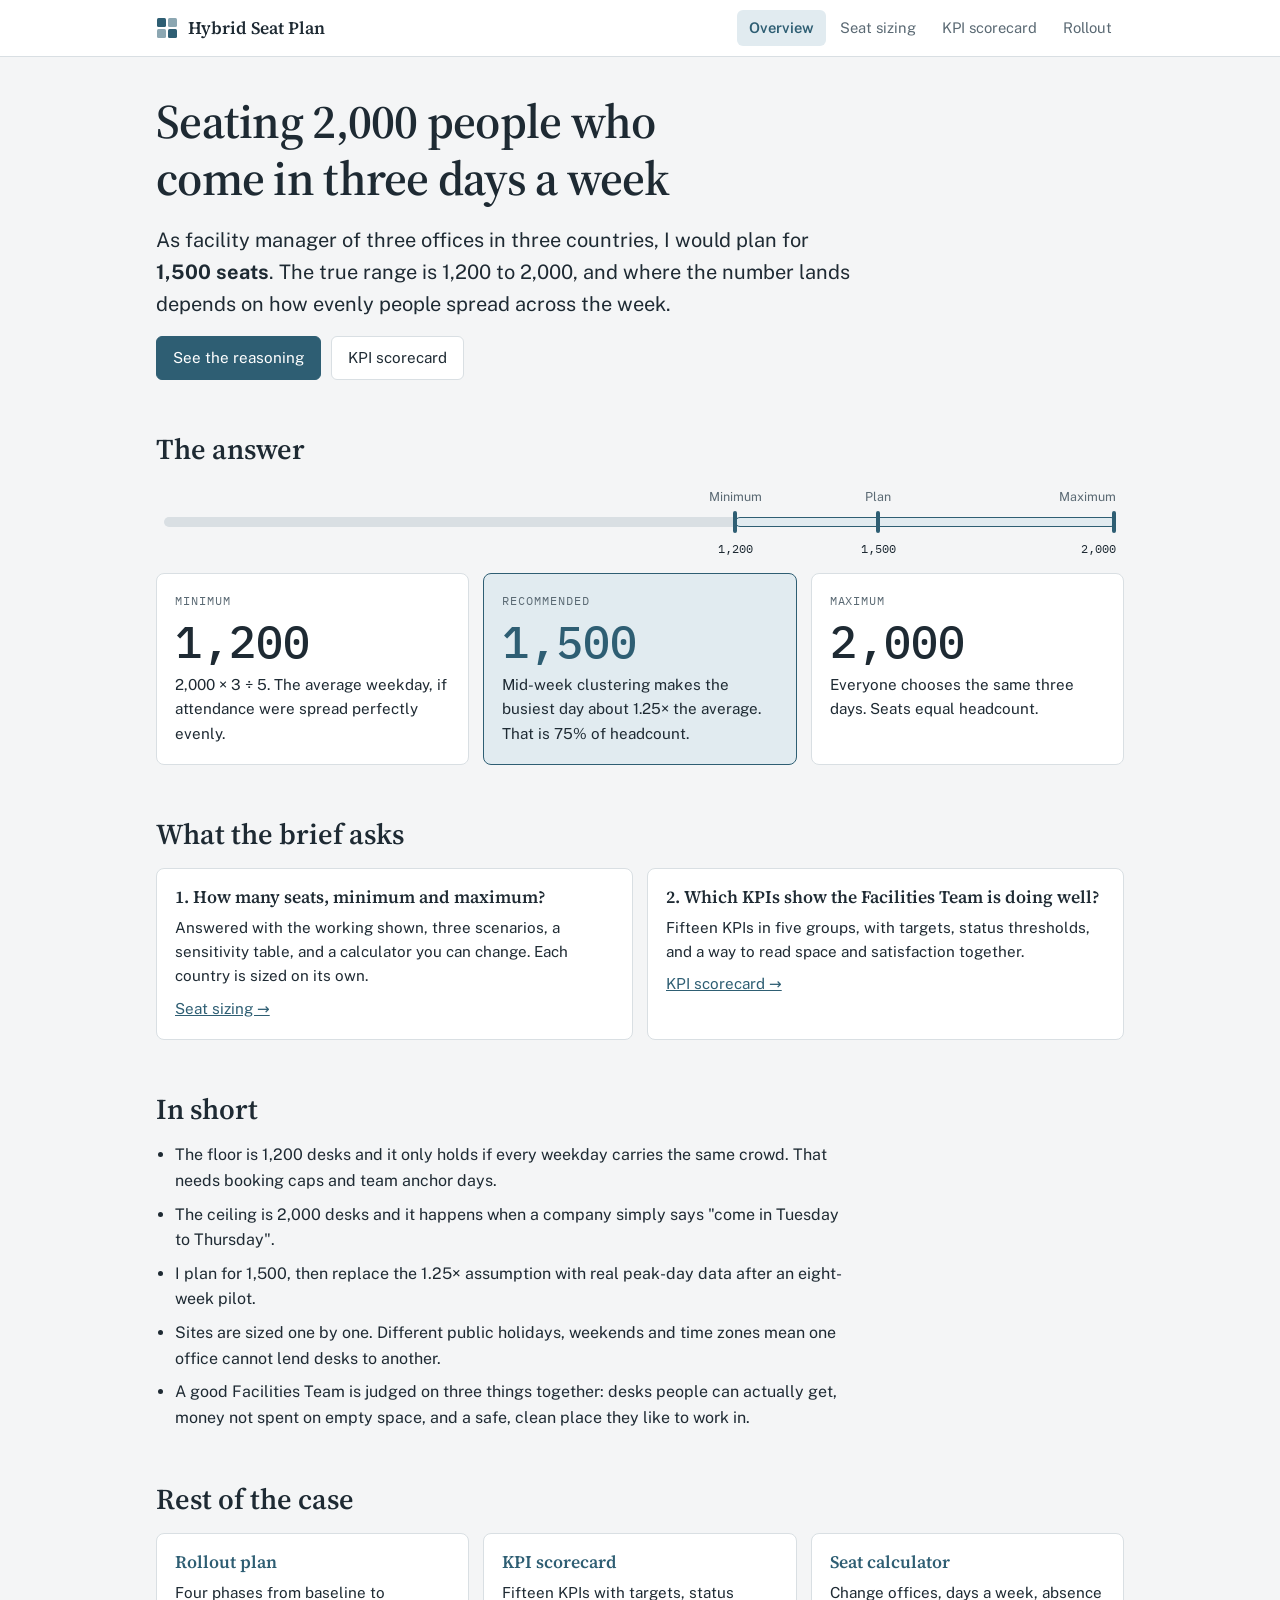
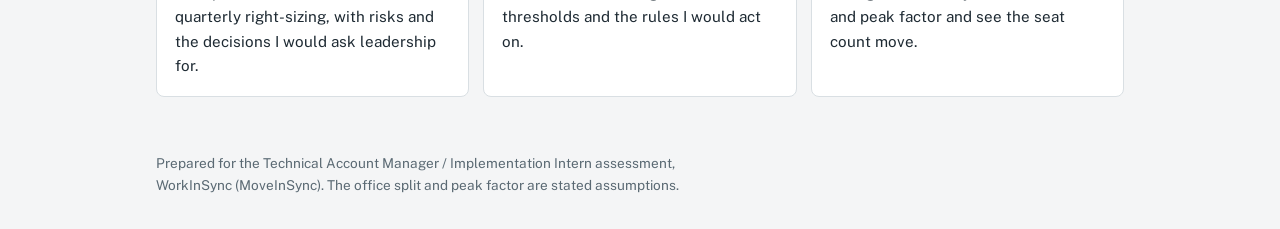
<file: index.html>
<!doctype html><html><head><meta charset=utf8><meta name=viewport content="width=device-width,initial-scale=1,viewport-fit=cover"><style>:root{color-scheme:light;box-sizing:border-box;padding-top:env(safe-area-inset-top,0px);padding-bottom:env(safe-area-inset-bottom,0px)}html{scroll-padding-top:env(safe-area-inset-top,0px)}body{margin:0;padding:0;font:14px -apple-system,BlinkMacSystemFont,sans-serif;background:#fff;color:#000}img{max-width:100%}[hidden]:not([hidden=until-found i]){display:none!important}</style></head><body>
<title>Hybrid Seat Plan</title><link rel="preconnect" href="https://fonts.googleapis.com"><link rel="preconnect" href="https://fonts.gstatic.com" crossorigin><link rel="stylesheet" href="https://fonts.googleapis.com/css2?family=IBM+Plex+Mono:wght@400;500&family=Public+Sans:wght@400;500;600&family=Source+Serif+4:opsz,wght@8..60,500;8..60,600&display=swap"><link rel="stylesheet" href="style.css"><div data-page="index"><header class="top"><div class="bar"><a class="brand" href="index.html"><svg viewBox="0 0 22 22" aria-hidden="true"><rect x="1" y="1" width="9" height="9" rx="1.5" fill="currentColor"/><rect x="12" y="1" width="9" height="9" rx="1.5" fill="currentColor" opacity=".55"/><rect x="1" y="12" width="9" height="9" rx="1.5" fill="currentColor" opacity=".55"/><rect x="12" y="12" width="9" height="9" rx="1.5" fill="currentColor"/></svg> Hybrid Seat Plan</a><nav aria-label="Pages"><a data-page="index" href="index.html">Overview</a><a data-page="sizing" href="sizing.html">Seat sizing</a><a data-page="kpis" href="kpis.html">KPI scorecard</a><a data-page="plan" href="plan.html">Rollout</a></nav></div></header><main class="wrap">
  <section>
    
    <h1>Seating 2,000 people who come in three days a week</h1>
    <p class="lede">As facility manager of three offices in three countries, I would plan for <strong>1,500 seats</strong>. The true range is 1,200 to 2,000, and where the number lands depends on how evenly people spread across the week.</p>
    <div class="actions">
      <a class="btn primary" href="sizing.html">See the reasoning</a>
      <a class="btn" href="kpis.html">KPI scorecard</a>
    </div>
  </section>

  <section>
    <h2>The answer</h2>
    <div class="range" role="img" aria-label="Scale from 0 to 2,000 seats with markers at 1,200, 1,500 and 2,000">
      <div class="track"></div>
      <div class="band" style="left:60%;right:0;top:34px;height:10px"></div>
      <span class="pin" style="left:60%"></span>
      <span class="pin" style="left:75%"></span>
      <span class="pin" style="left:100%;transform:translateX(-4px)"></span>
      <span class="cap" style="left:60%">Minimum</span>
      <span class="cap" style="left:75%">Plan</span>
      <span class="cap end" style="left:100%">Maximum</span>
      <span class="lbl" style="left:60%">1,200</span>
      <span class="lbl" style="left:75%">1,500</span>
      <span class="lbl end" style="left:100%">2,000</span>
    </div>
    <div class="grid3">
      <div class="card">
        <span class="eyebrow">Minimum</span>
        <span class="big">1,200</span>
        <p>2,000 × 3 ÷ 5. The average weekday, if attendance were spread perfectly evenly.</p>
      </div>
      <div class="card plan">
        <span class="eyebrow">Recommended</span>
        <span class="big">1,500</span>
        <p>Mid-week clustering makes the busiest day about 1.25× the average. That is 75% of headcount.</p>
      </div>
      <div class="card">
        <span class="eyebrow">Maximum</span>
        <span class="big">2,000</span>
        <p>Everyone chooses the same three days. Seats equal headcount.</p>
      </div>
    </div>
  </section>

  <section>
    <h2>What the brief asks</h2>
    <div class="grid2">
      <div class="card">
        <h3>1. How many seats, minimum and maximum?</h3>
        <p>Answered with the working shown, three scenarios, a sensitivity table, and a calculator you can change. Each country is sized on its own.</p>
        <p><a href="sizing.html">Seat sizing →</a></p>
      </div>
      <div class="card">
        <h3>2. Which KPIs show the Facilities Team is doing well?</h3>
        <p>Fifteen KPIs in five groups, with targets, status thresholds, and a way to read space and satisfaction together.</p>
        <p><a href="kpis.html">KPI scorecard →</a></p>
      </div>
    </div>
  </section>

  <section>
    <h2>In short</h2>
    <ul class="plain">
      <li>The floor is 1,200 desks and it only holds if every weekday carries the same crowd. That needs booking caps and team anchor days.</li>
      <li>The ceiling is 2,000 desks and it happens when a company simply says "come in Tuesday to Thursday".</li>
      <li>I plan for 1,500, then replace the 1.25× assumption with real peak-day data after an eight-week pilot.</li>
      <li>Sites are sized one by one. Different public holidays, weekends and time zones mean one office cannot lend desks to another.</li>
      <li>A good Facilities Team is judged on three things together: desks people can actually get, money not spent on empty space, and a safe, clean place they like to work in.</li>
    </ul>
  </section>

  <section>
    <h2>Rest of the case</h2>
    <div class="grid3">
      <a class="card" href="plan.html"><h3>Rollout plan</h3><p>Four phases from baseline to quarterly right-sizing, with risks and the decisions I would ask leadership for.</p></a>
      <a class="card" href="kpis.html"><h3>KPI scorecard</h3><p>Fifteen KPIs with targets, status thresholds and the rules I would act on.</p></a>
      <a class="card" href="sizing.html#calc"><h3>Seat calculator</h3><p>Change offices, days a week, absence and peak factor and see the seat count move.</p></a>
    </div>
  </section>
</main>
<div class="wrap" style="padding-block:0 32px"><p class="foot">Prepared for the Technical Account Manager / Implementation Intern assessment, WorkInSync (MoveInSync). The office split and peak factor are stated assumptions.</p></div></div><script src="app.js"></script>
</body></html>
</file>
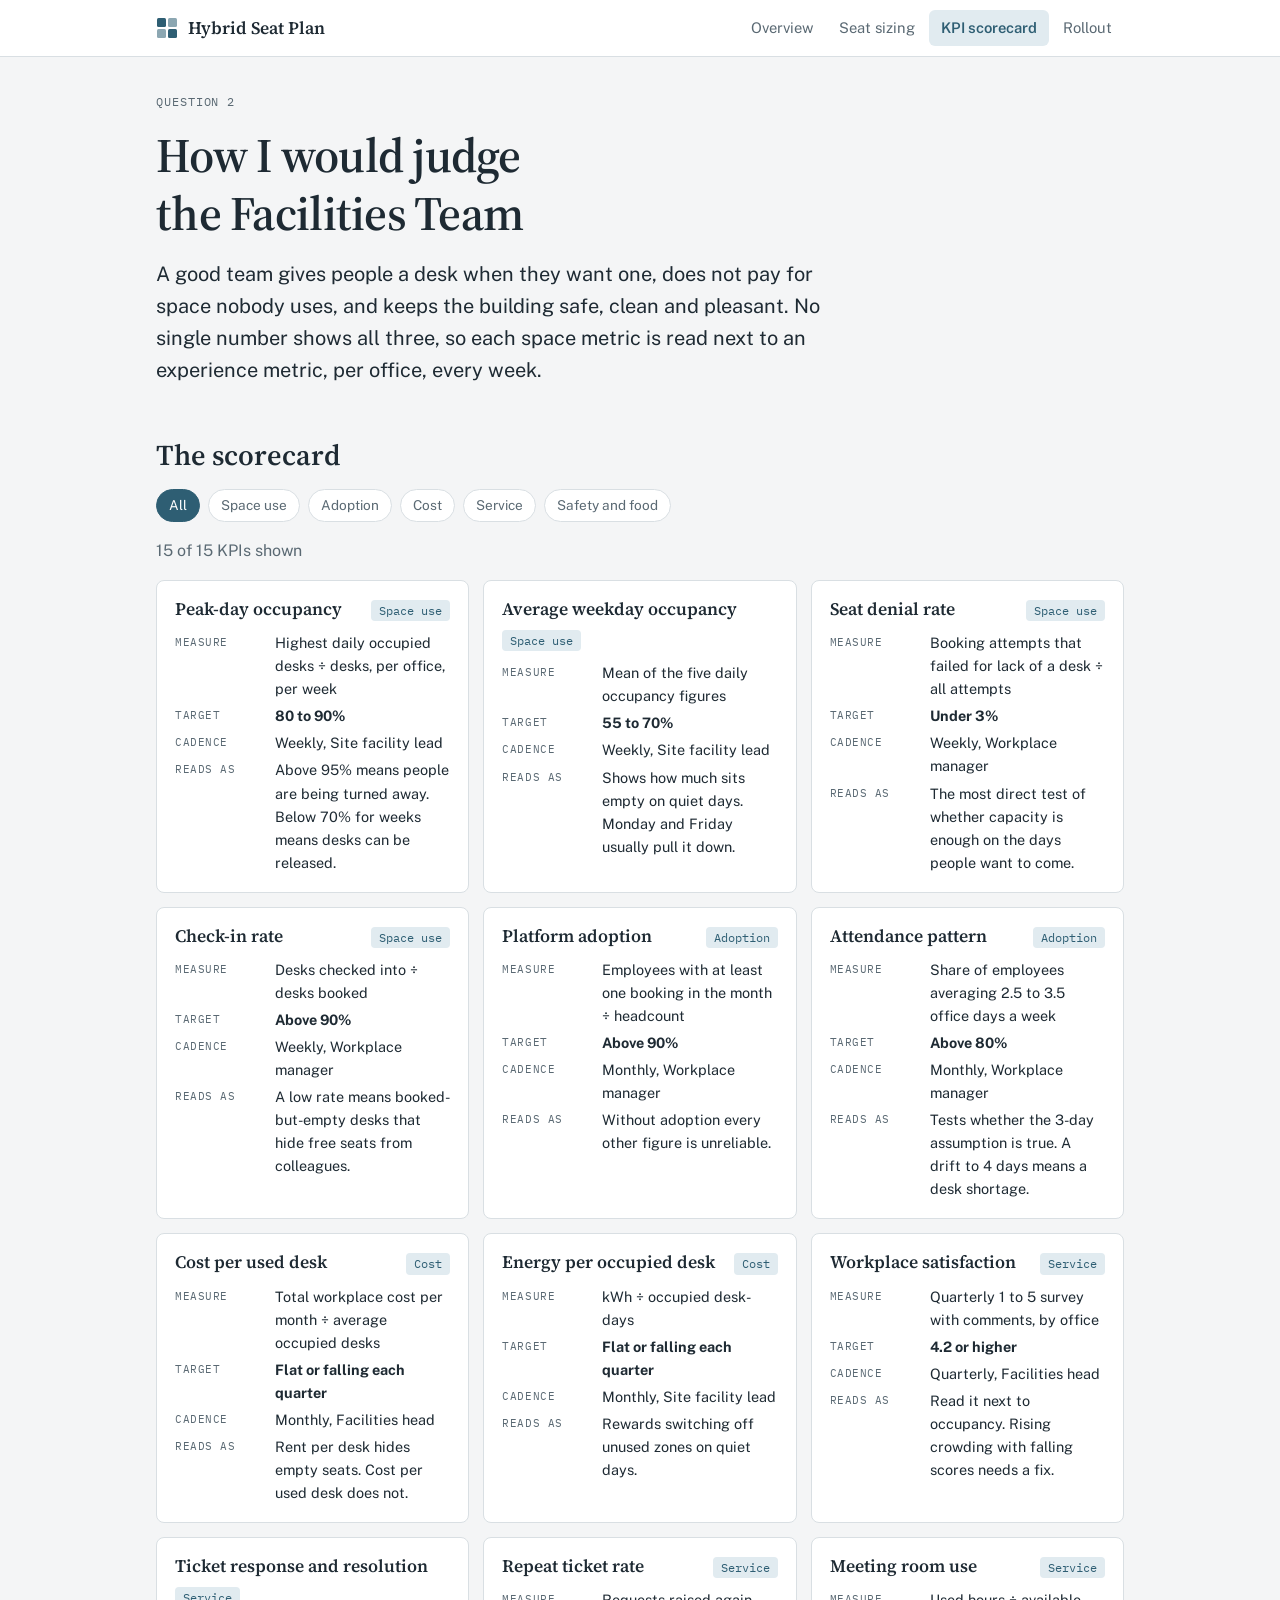
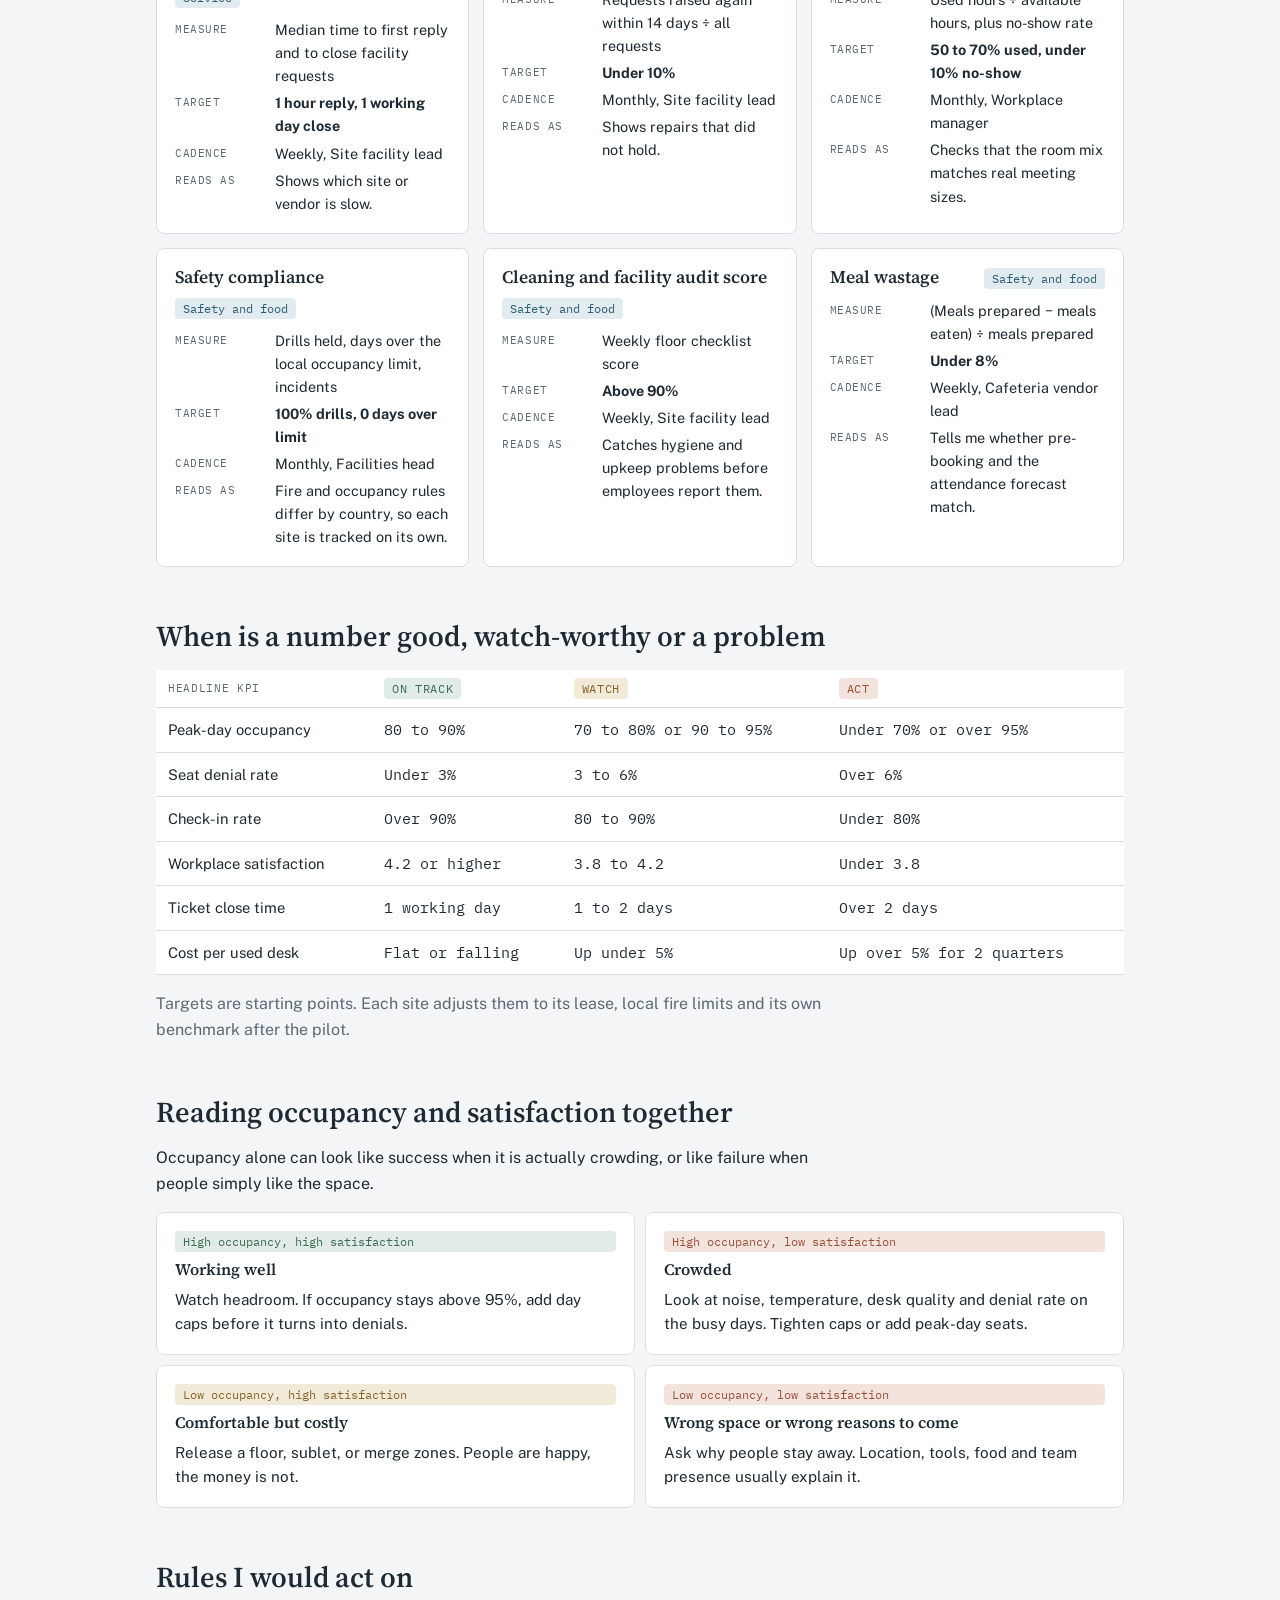
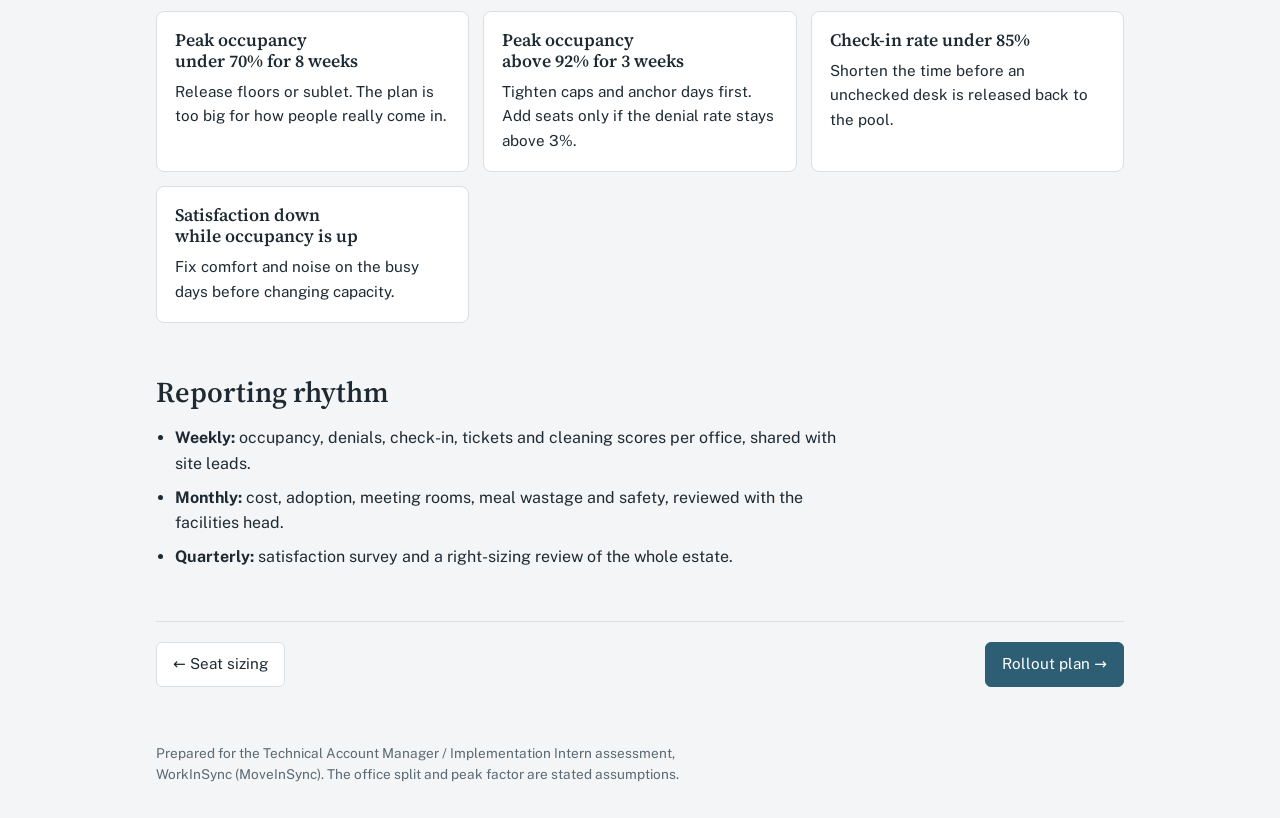
<file: kpis.html>
<!doctype html><html lang="en"><head><meta charset="utf-8"><meta name="viewport" content="width=device-width,initial-scale=1,viewport-fit=cover"><title>KPI Scorecard</title><link rel="preconnect" href="https://fonts.googleapis.com"><link rel="preconnect" href="https://fonts.gstatic.com" crossorigin><link rel="stylesheet" href="https://fonts.googleapis.com/css2?family=IBM+Plex+Mono:wght@400;500&family=Public+Sans:wght@400;500;600&family=Source+Serif+4:opsz,wght@8..60,500;8..60,600&display=swap"><link rel="stylesheet" href="style.css"></head><body><div data-page="kpis"><header class="top"><div class="bar"><a class="brand" href="index.html"><svg viewBox="0 0 22 22" aria-hidden="true"><rect x="1" y="1" width="9" height="9" rx="1.5" fill="currentColor"/><rect x="12" y="1" width="9" height="9" rx="1.5" fill="currentColor" opacity=".55"/><rect x="1" y="12" width="9" height="9" rx="1.5" fill="currentColor" opacity=".55"/><rect x="12" y="12" width="9" height="9" rx="1.5" fill="currentColor"/></svg> Hybrid Seat Plan</a><nav aria-label="Pages"><a data-page="index" href="index.html">Overview</a><a data-page="sizing" href="sizing.html">Seat sizing</a><a data-page="kpis" href="kpis.html">KPI scorecard</a><a data-page="plan" href="plan.html">Rollout</a></nav></div></header><main class="wrap">
  <section>
    <p class="eyebrow">Question 2</p>
    <h1>How I would judge the Facilities Team</h1>
    <p class="lede">A good team gives people a desk when they want one, does not pay for space nobody uses, and keeps the building safe, clean and pleasant. No single number shows all three, so each space metric is read next to an experience metric, per office, every week.</p>
  </section>

  <section>
    <h2>The scorecard</h2>
    <div class="chips no-print" role="group" aria-label="Filter KPIs">
      <button class="chip" type="button" data-filter="all" aria-pressed="true">All</button>
      <button class="chip" type="button" data-filter="space" aria-pressed="false">Space use</button>
      <button class="chip" type="button" data-filter="adoption" aria-pressed="false">Adoption</button>
      <button class="chip" type="button" data-filter="cost" aria-pressed="false">Cost</button>
      <button class="chip" type="button" data-filter="service" aria-pressed="false">Service</button>
      <button class="chip" type="button" data-filter="safety" aria-pressed="false">Safety and food</button>
    </div>
    <p class="muted" id="kpi-count"></p>
    <div class="grid2" id="kpi-list"></div>
  </section>

  <section>
    <h2>When is a number good, watch-worthy or a problem</h2>
    <div class="scroll"><table>
      <thead><tr><th>Headline KPI</th><th><span class="tag good">On track</span></th><th><span class="tag amber">Watch</span></th><th><span class="tag warn">Act</span></th></tr></thead>
      <tbody>
        <tr><td>Peak-day occupancy</td><td class="num">80 to 90%</td><td class="num">70 to 80% or 90 to 95%</td><td class="num">Under 70% or over 95%</td></tr>
        <tr><td>Seat denial rate</td><td class="num">Under 3%</td><td class="num">3 to 6%</td><td class="num">Over 6%</td></tr>
        <tr><td>Check-in rate</td><td class="num">Over 90%</td><td class="num">80 to 90%</td><td class="num">Under 80%</td></tr>
        <tr><td>Workplace satisfaction</td><td class="num">4.2 or higher</td><td class="num">3.8 to 4.2</td><td class="num">Under 3.8</td></tr>
        <tr><td>Ticket close time</td><td class="num">1 working day</td><td class="num">1 to 2 days</td><td class="num">Over 2 days</td></tr>
        <tr><td>Cost per used desk</td><td class="num">Flat or falling</td><td class="num">Up under 5%</td><td class="num">Up over 5% for 2 quarters</td></tr>
      </tbody>
    </table></div>
    <p class="muted">Targets are starting points. Each site adjusts them to its lease, local fire limits and its own benchmark after the pilot.</p>
  </section>

  <section>
    <h2>Reading occupancy and satisfaction together</h2>
    <p>Occupancy alone can look like success when it is actually crowding, or like failure when people simply like the space.</p>
    <div class="quad">
      <div class="card"><span class="tag good">High occupancy, high satisfaction</span><h3>Working well</h3><p>Watch headroom. If occupancy stays above 95%, add day caps before it turns into denials.</p></div>
      <div class="card"><span class="tag warn">High occupancy, low satisfaction</span><h3>Crowded</h3><p>Look at noise, temperature, desk quality and denial rate on the busy days. Tighten caps or add peak-day seats.</p></div>
      <div class="card"><span class="tag amber">Low occupancy, high satisfaction</span><h3>Comfortable but costly</h3><p>Release a floor, sublet, or merge zones. People are happy, the money is not.</p></div>
      <div class="card"><span class="tag warn">Low occupancy, low satisfaction</span><h3>Wrong space or wrong reasons to come</h3><p>Ask why people stay away. Location, tools, food and team presence usually explain it.</p></div>
    </div>
  </section>

  <section>
    <h2>Rules I would act on</h2>
    <div class="grid2">
      <div class="card"><h3>Peak occupancy under 70% for 8 weeks</h3><p>Release floors or sublet. The plan is too big for how people really come in.</p></div>
      <div class="card"><h3>Peak occupancy above 92% for 3 weeks</h3><p>Tighten caps and anchor days first. Add seats only if the denial rate stays above 3%.</p></div>
      <div class="card"><h3>Check-in rate under 85%</h3><p>Shorten the time before an unchecked desk is released back to the pool.</p></div>
      <div class="card"><h3>Satisfaction down while occupancy is up</h3><p>Fix comfort and noise on the busy days before changing capacity.</p></div>
    </div>
  </section>

  <section>
    <h2>Reporting rhythm</h2>
    <ul class="plain">
      <li><b>Weekly:</b> occupancy, denials, check-in, tickets and cleaning scores per office, shared with site leads.</li>
      <li><b>Monthly:</b> cost, adoption, meeting rooms, meal wastage and safety, reviewed with the facilities head.</li>
      <li><b>Quarterly:</b> satisfaction survey and a right-sizing review of the whole estate.</li>
    </ul>
  </section>

  <nav class="pager"><a class="btn" href="sizing.html">← Seat sizing</a><a class="btn primary" href="plan.html">Rollout plan →</a></nav>
</main>
<div class="wrap" style="padding-block:0 32px"><p class="foot">Prepared for the Technical Account Manager / Implementation Intern assessment, WorkInSync (MoveInSync). The office split and peak factor are stated assumptions.</p></div></div><script src="app.js"></script></body></html>
</file>
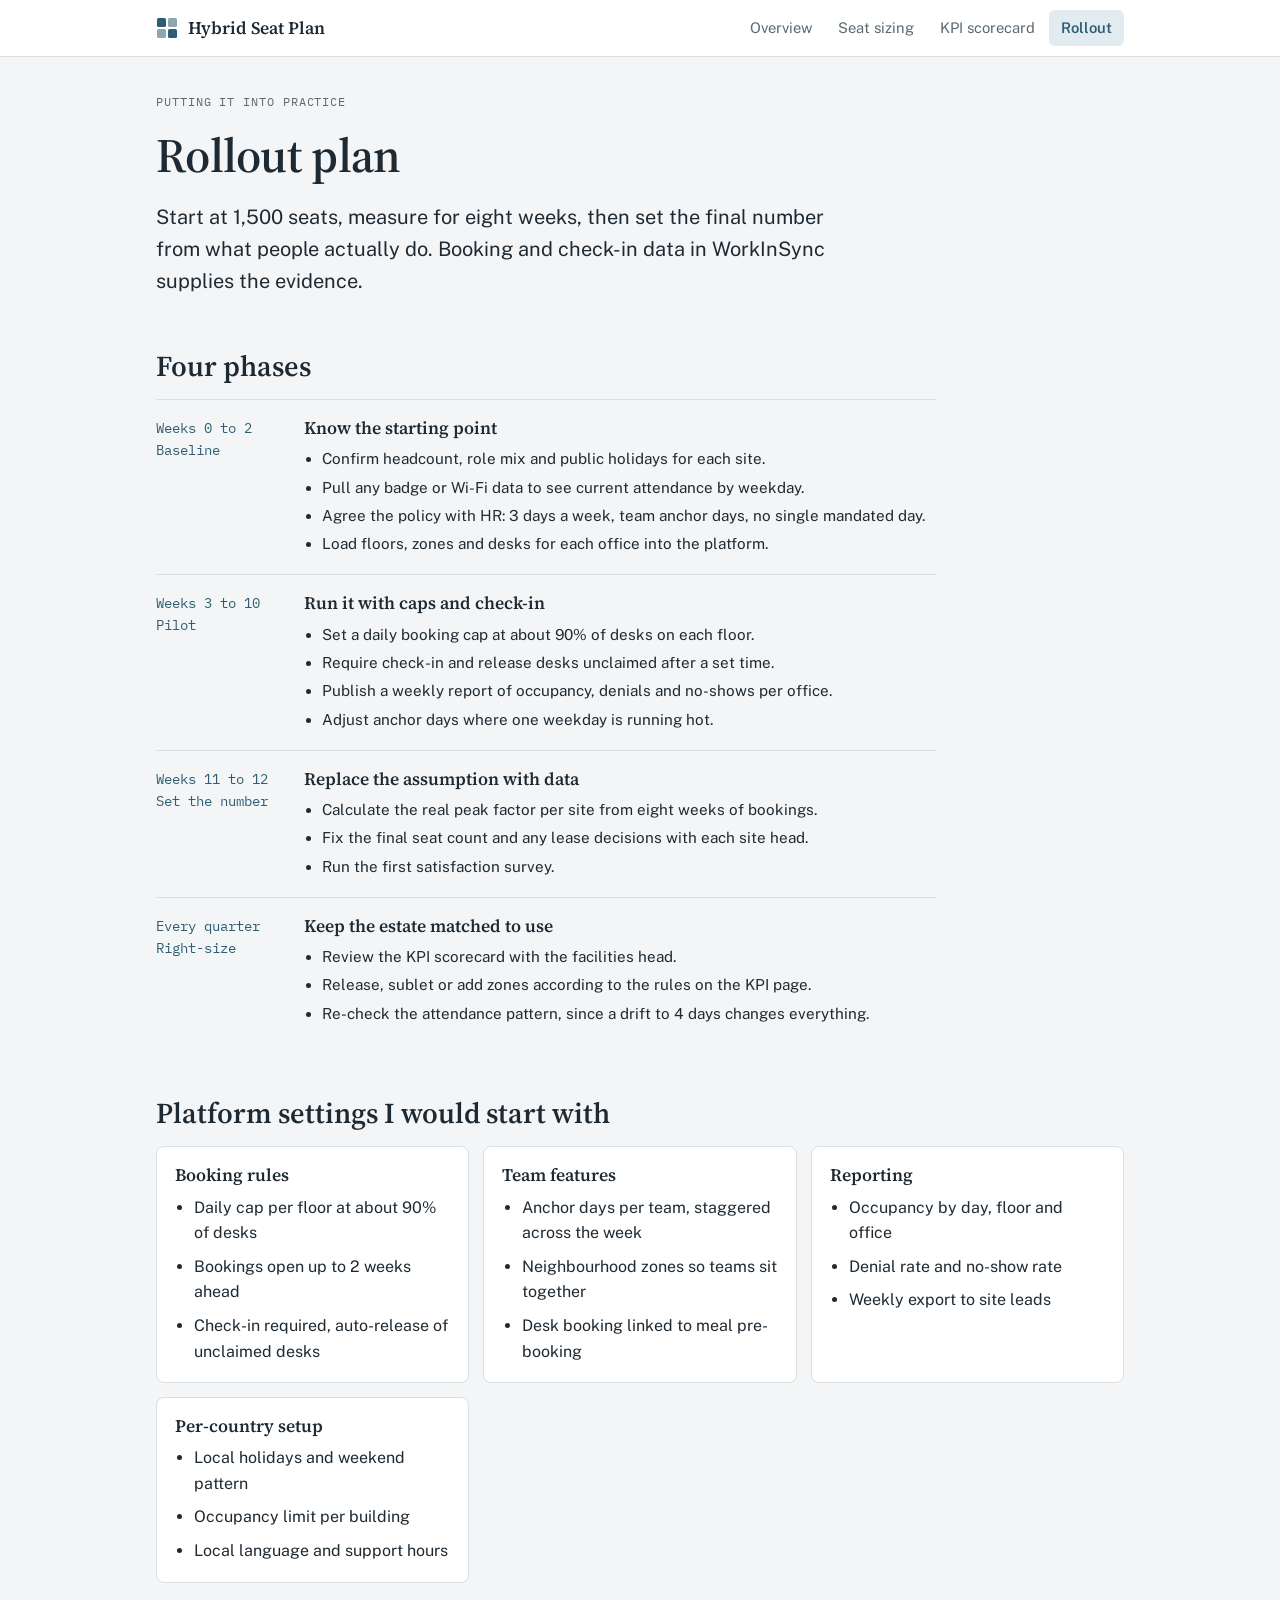
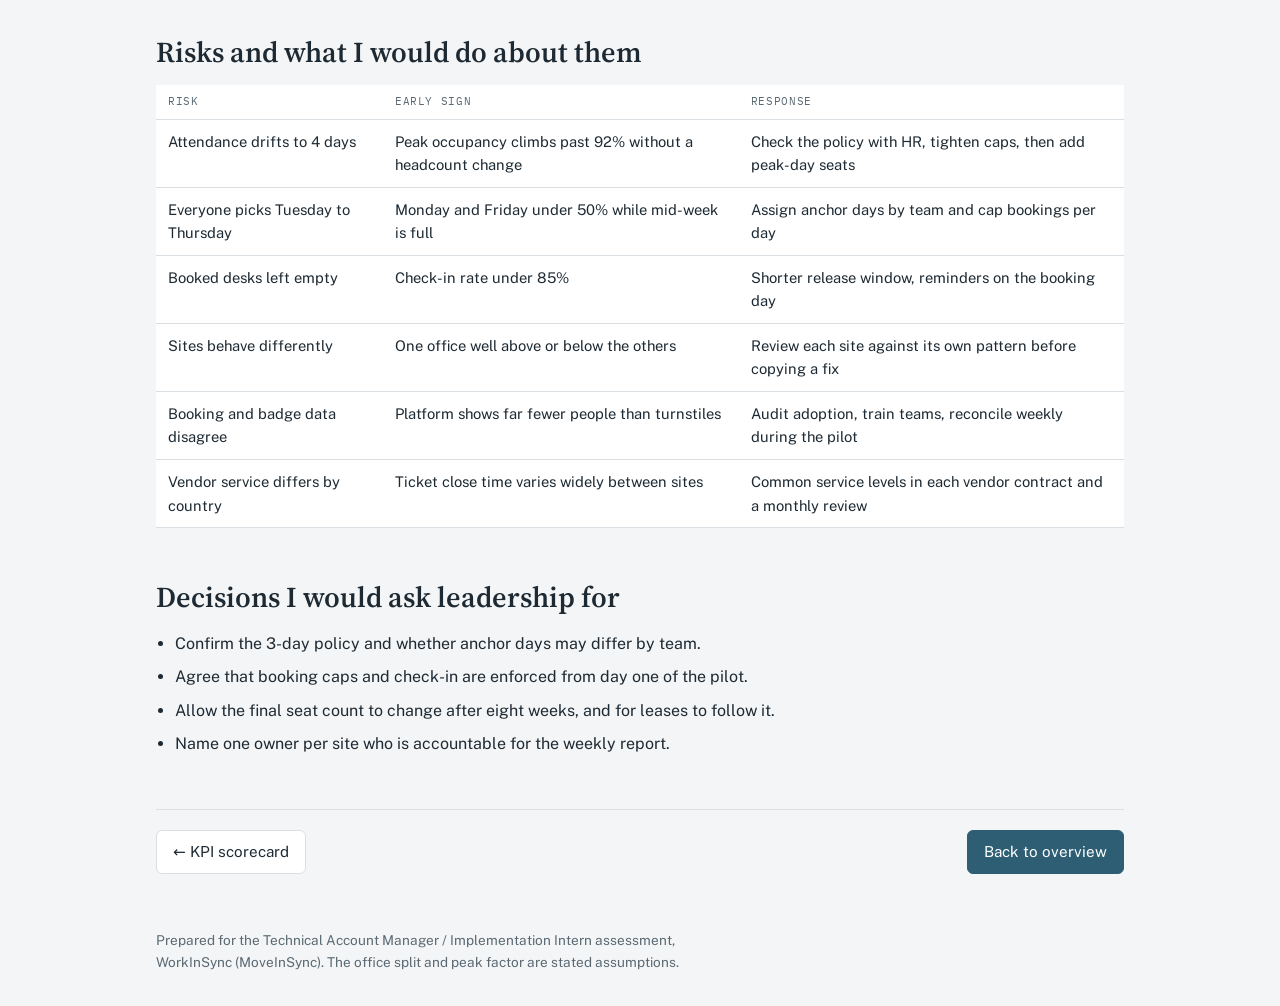
<file: plan.html>
<!doctype html><html lang="en"><head><meta charset="utf-8"><meta name="viewport" content="width=device-width,initial-scale=1,viewport-fit=cover"><title>Rollout Plan</title><link rel="preconnect" href="https://fonts.googleapis.com"><link rel="preconnect" href="https://fonts.gstatic.com" crossorigin><link rel="stylesheet" href="https://fonts.googleapis.com/css2?family=IBM+Plex+Mono:wght@400;500&family=Public+Sans:wght@400;500;600&family=Source+Serif+4:opsz,wght@8..60,500;8..60,600&display=swap"><link rel="stylesheet" href="style.css"></head><body><div data-page="plan"><header class="top"><div class="bar"><a class="brand" href="index.html"><svg viewBox="0 0 22 22" aria-hidden="true"><rect x="1" y="1" width="9" height="9" rx="1.5" fill="currentColor"/><rect x="12" y="1" width="9" height="9" rx="1.5" fill="currentColor" opacity=".55"/><rect x="1" y="12" width="9" height="9" rx="1.5" fill="currentColor" opacity=".55"/><rect x="12" y="12" width="9" height="9" rx="1.5" fill="currentColor"/></svg> Hybrid Seat Plan</a><nav aria-label="Pages"><a data-page="index" href="index.html">Overview</a><a data-page="sizing" href="sizing.html">Seat sizing</a><a data-page="kpis" href="kpis.html">KPI scorecard</a><a data-page="plan" href="plan.html">Rollout</a></nav></div></header><main class="wrap">
  <section>
    <p class="eyebrow">Putting it into practice</p>
    <h1>Rollout plan</h1>
    <p class="lede">Start at 1,500 seats, measure for eight weeks, then set the final number from what people actually do. Booking and check-in data in WorkInSync supplies the evidence.</p>
  </section>

  <section>
    <h2>Four phases</h2>
    <div class="timeline">
      <div class="phase"><div class="when">Weeks 0 to 2<br>Baseline</div><div><h3>Know the starting point</h3>
        <ul><li>Confirm headcount, role mix and public holidays for each site.</li><li>Pull any badge or Wi-Fi data to see current attendance by weekday.</li><li>Agree the policy with HR: 3 days a week, team anchor days, no single mandated day.</li><li>Load floors, zones and desks for each office into the platform.</li></ul></div></div>
      <div class="phase"><div class="when">Weeks 3 to 10<br>Pilot</div><div><h3>Run it with caps and check-in</h3>
        <ul><li>Set a daily booking cap at about 90% of desks on each floor.</li><li>Require check-in and release desks unclaimed after a set time.</li><li>Publish a weekly report of occupancy, denials and no-shows per office.</li><li>Adjust anchor days where one weekday is running hot.</li></ul></div></div>
      <div class="phase"><div class="when">Weeks 11 to 12<br>Set the number</div><div><h3>Replace the assumption with data</h3>
        <ul><li>Calculate the real peak factor per site from eight weeks of bookings.</li><li>Fix the final seat count and any lease decisions with each site head.</li><li>Run the first satisfaction survey.</li></ul></div></div>
      <div class="phase"><div class="when">Every quarter<br>Right-size</div><div><h3>Keep the estate matched to use</h3>
        <ul><li>Review the KPI scorecard with the facilities head.</li><li>Release, sublet or add zones according to the rules on the KPI page.</li><li>Re-check the attendance pattern, since a drift to 4 days changes everything.</li></ul></div></div>
    </div>
  </section>

  <section>
    <h2>Platform settings I would start with</h2>
    <div class="grid2">
      <div class="card"><h3>Booking rules</h3><ul class="plain"><li>Daily cap per floor at about 90% of desks</li><li>Bookings open up to 2 weeks ahead</li><li>Check-in required, auto-release of unclaimed desks</li></ul></div>
      <div class="card"><h3>Team features</h3><ul class="plain"><li>Anchor days per team, staggered across the week</li><li>Neighbourhood zones so teams sit together</li><li>Desk booking linked to meal pre-booking</li></ul></div>
      <div class="card"><h3>Reporting</h3><ul class="plain"><li>Occupancy by day, floor and office</li><li>Denial rate and no-show rate</li><li>Weekly export to site leads</li></ul></div>
      <div class="card"><h3>Per-country setup</h3><ul class="plain"><li>Local holidays and weekend pattern</li><li>Occupancy limit per building</li><li>Local language and support hours</li></ul></div>
    </div>
  </section>

  <section>
    <h2>Risks and what I would do about them</h2>
    <div class="scroll"><table>
      <thead><tr><th>Risk</th><th>Early sign</th><th>Response</th></tr></thead>
      <tbody>
        <tr><td>Attendance drifts to 4 days</td><td>Peak occupancy climbs past 92% without a headcount change</td><td>Check the policy with HR, tighten caps, then add peak-day seats</td></tr>
        <tr><td>Everyone picks Tuesday to Thursday</td><td>Monday and Friday under 50% while mid-week is full</td><td>Assign anchor days by team and cap bookings per day</td></tr>
        <tr><td>Booked desks left empty</td><td>Check-in rate under 85%</td><td>Shorter release window, reminders on the booking day</td></tr>
        <tr><td>Sites behave differently</td><td>One office well above or below the others</td><td>Review each site against its own pattern before copying a fix</td></tr>
        <tr><td>Booking and badge data disagree</td><td>Platform shows far fewer people than turnstiles</td><td>Audit adoption, train teams, reconcile weekly during the pilot</td></tr>
        <tr><td>Vendor service differs by country</td><td>Ticket close time varies widely between sites</td><td>Common service levels in each vendor contract and a monthly review</td></tr>
      </tbody>
    </table></div>
  </section>

  <section>
    <h2>Decisions I would ask leadership for</h2>
    <ul class="plain">
      <li>Confirm the 3-day policy and whether anchor days may differ by team.</li>
      <li>Agree that booking caps and check-in are enforced from day one of the pilot.</li>
      <li>Allow the final seat count to change after eight weeks, and for leases to follow it.</li>
      <li>Name one owner per site who is accountable for the weekly report.</li>
    </ul>
  </section>

  <nav class="pager"><a class="btn" href="kpis.html">← KPI scorecard</a><a class="btn primary" href="index.html">Back to overview</a></nav>
</main>
<div class="wrap" style="padding-block:0 32px"><p class="foot">Prepared for the Technical Account Manager / Implementation Intern assessment, WorkInSync (MoveInSync). The office split and peak factor are stated assumptions.</p></div></div><script src="app.js"></script></body></html>
</file>
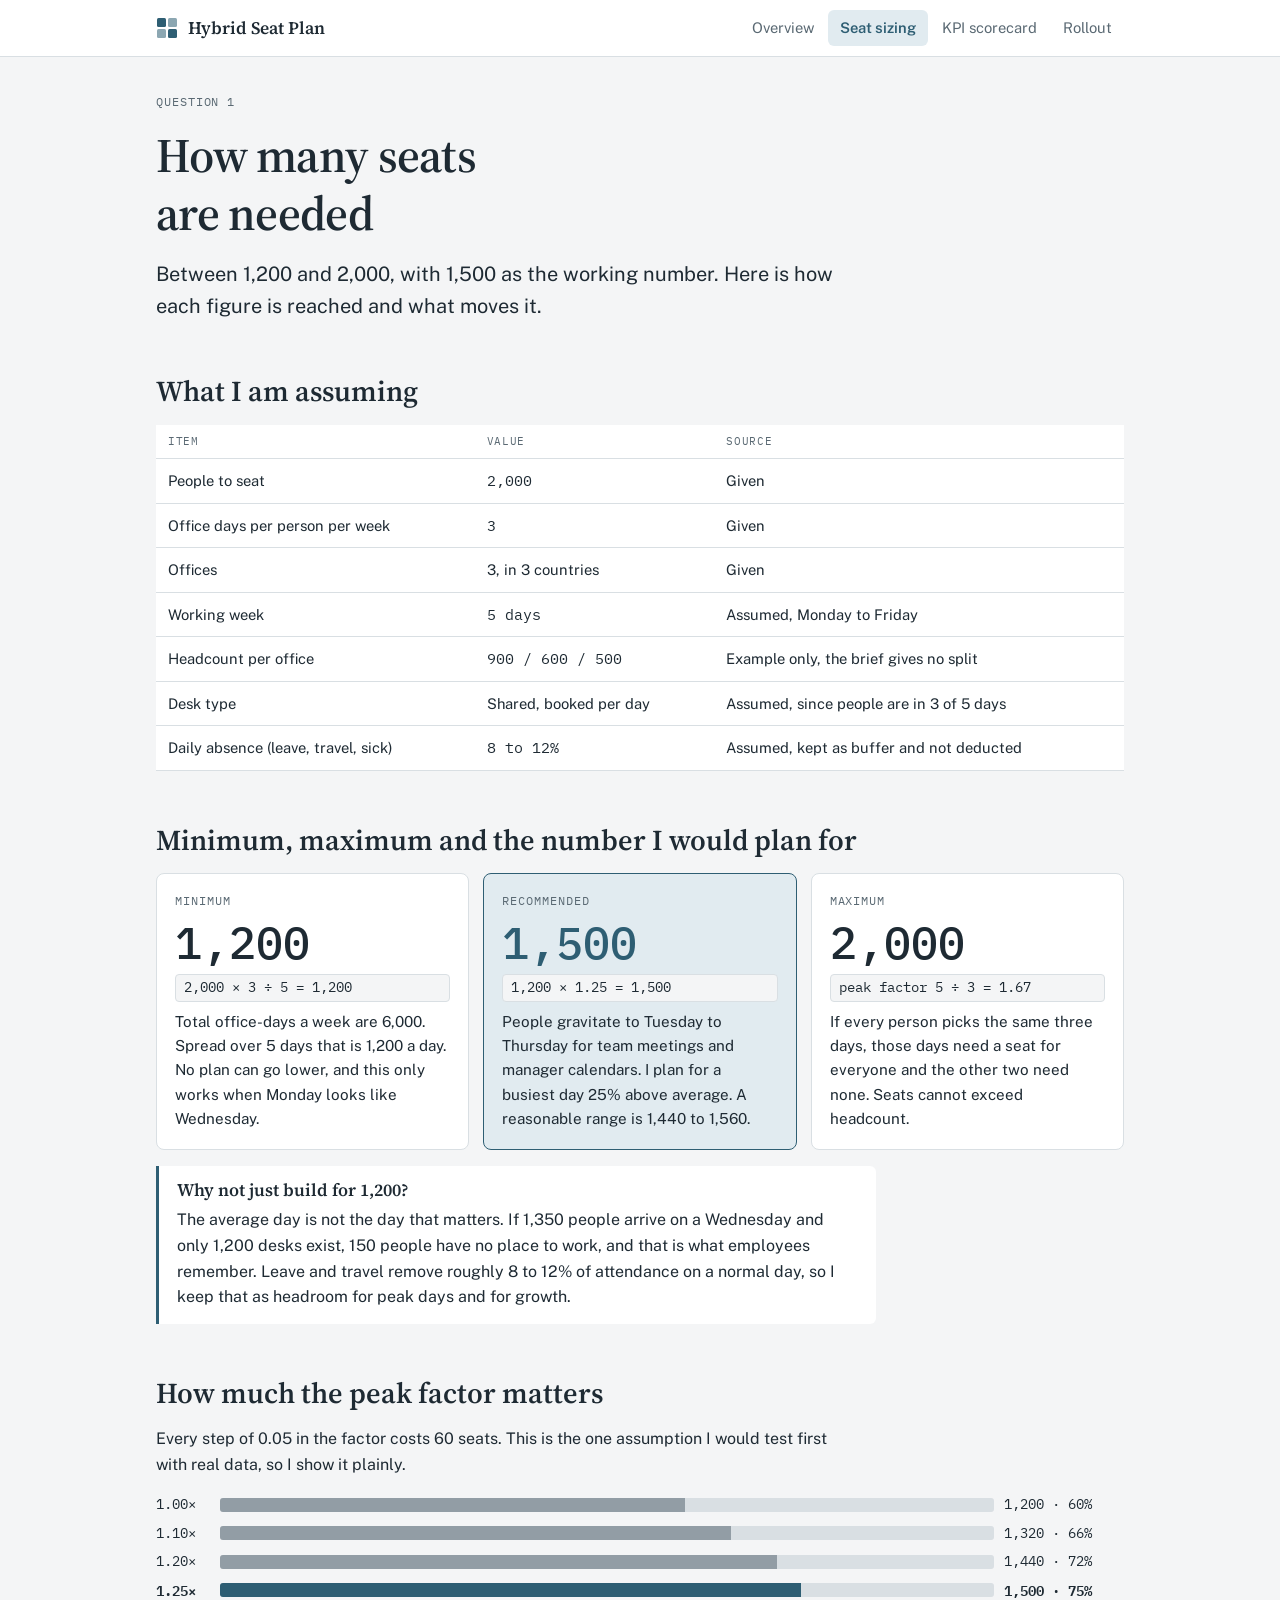
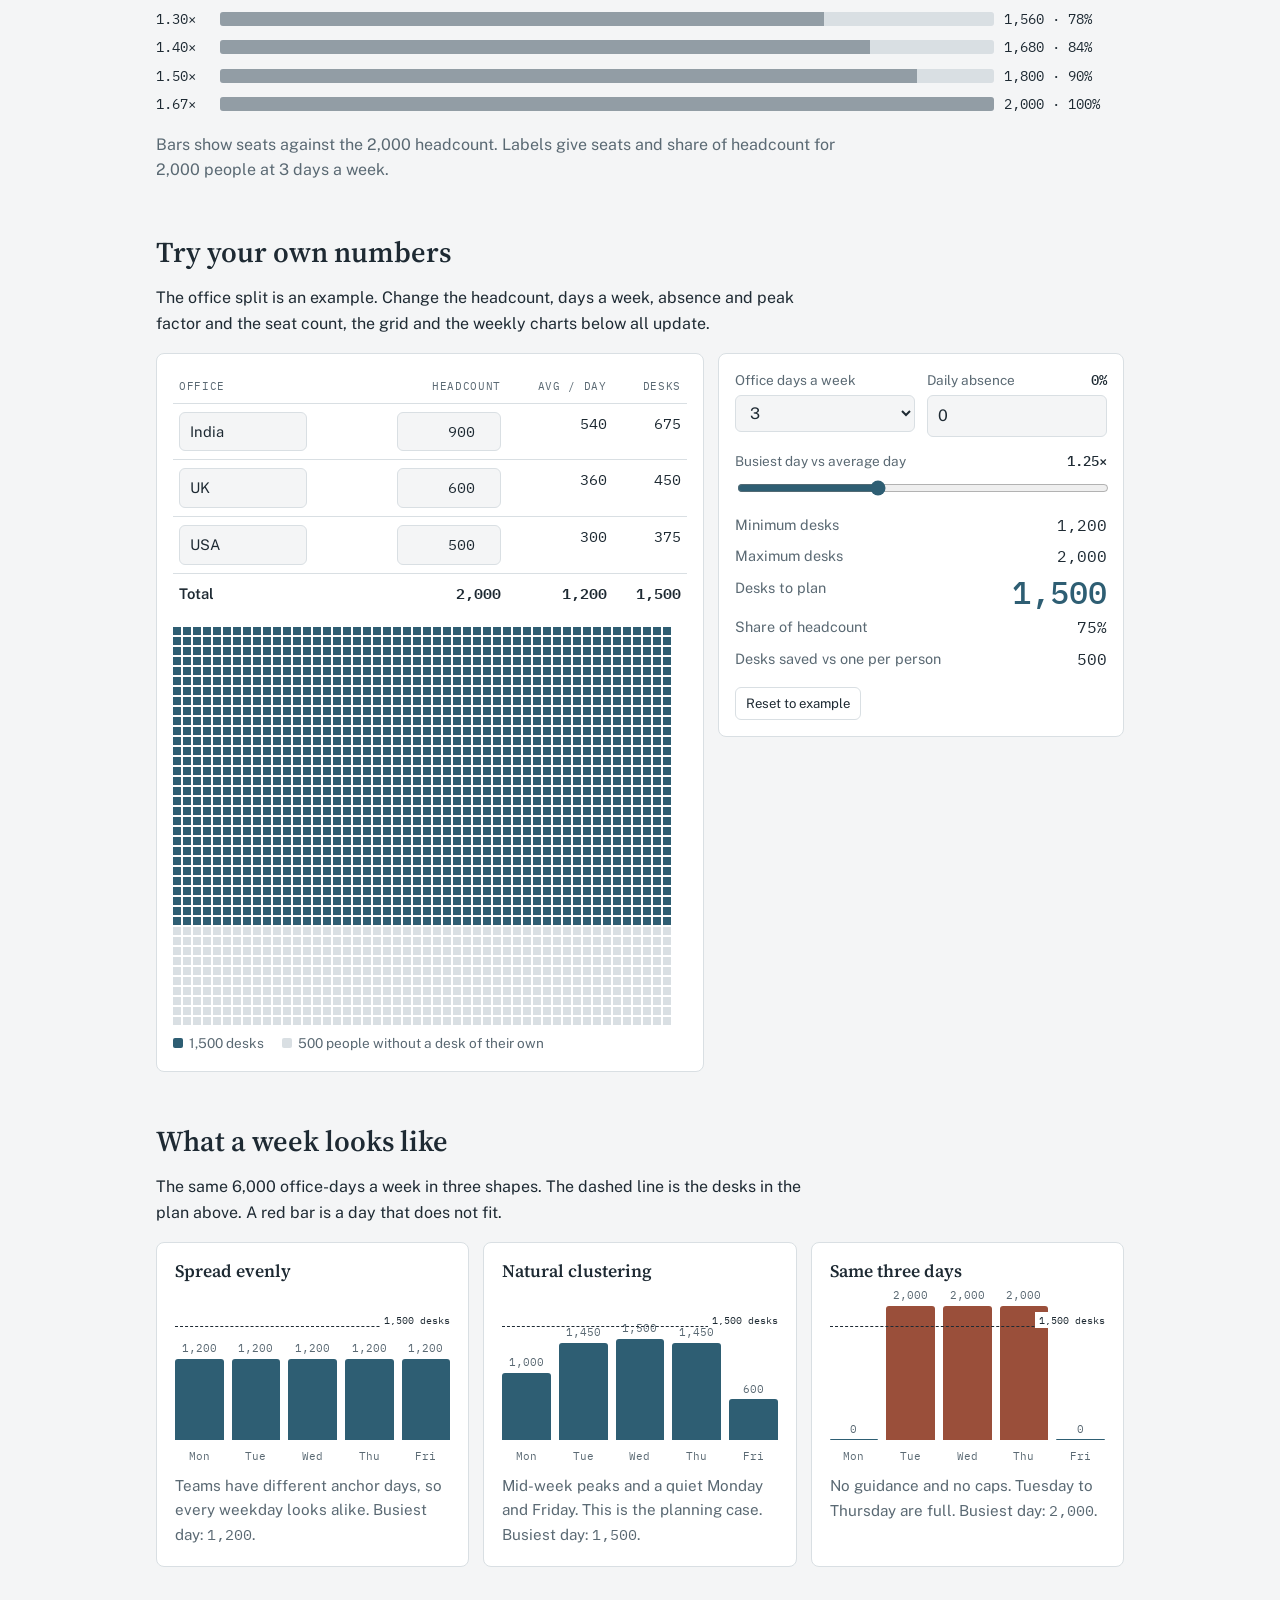
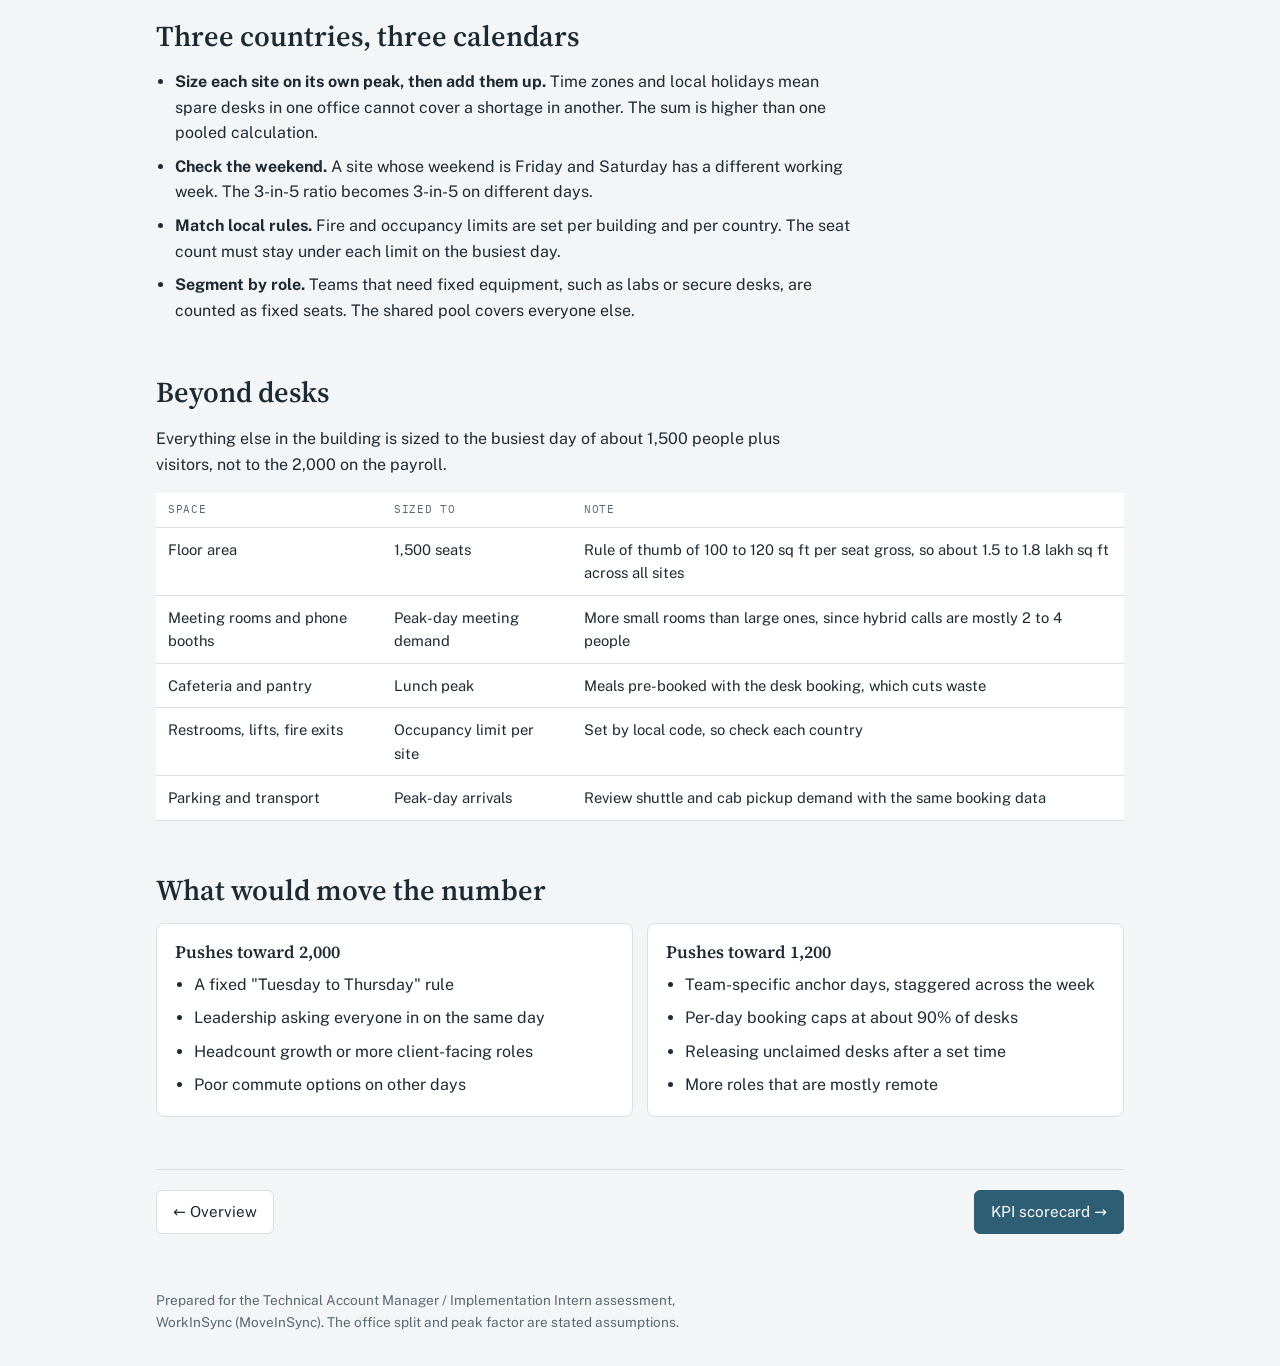
<file: sizing.html>
<!doctype html><html lang="en"><head><meta charset="utf-8"><meta name="viewport" content="width=device-width,initial-scale=1,viewport-fit=cover"><title>Seat Sizing</title><link rel="preconnect" href="https://fonts.googleapis.com"><link rel="preconnect" href="https://fonts.gstatic.com" crossorigin><link rel="stylesheet" href="https://fonts.googleapis.com/css2?family=IBM+Plex+Mono:wght@400;500&family=Public+Sans:wght@400;500;600&family=Source+Serif+4:opsz,wght@8..60,500;8..60,600&display=swap"><link rel="stylesheet" href="style.css"></head><body><div data-page="sizing"><header class="top"><div class="bar"><a class="brand" href="index.html"><svg viewBox="0 0 22 22" aria-hidden="true"><rect x="1" y="1" width="9" height="9" rx="1.5" fill="currentColor"/><rect x="12" y="1" width="9" height="9" rx="1.5" fill="currentColor" opacity=".55"/><rect x="1" y="12" width="9" height="9" rx="1.5" fill="currentColor" opacity=".55"/><rect x="12" y="12" width="9" height="9" rx="1.5" fill="currentColor"/></svg> Hybrid Seat Plan</a><nav aria-label="Pages"><a data-page="index" href="index.html">Overview</a><a data-page="sizing" href="sizing.html">Seat sizing</a><a data-page="kpis" href="kpis.html">KPI scorecard</a><a data-page="plan" href="plan.html">Rollout</a></nav></div></header><main class="wrap">
  <section>
    <p class="eyebrow">Question 1</p>
    <h1>How many seats are needed</h1>
    <p class="lede">Between 1,200 and 2,000, with 1,500 as the working number. Here is how each figure is reached and what moves it.</p>
  </section>

  <section>
    <h2>What I am assuming</h2>
    <div class="scroll"><table>
      <thead><tr><th>Item</th><th>Value</th><th>Source</th></tr></thead>
      <tbody>
        <tr><td>People to seat</td><td class="num">2,000</td><td>Given</td></tr>
        <tr><td>Office days per person per week</td><td class="num">3</td><td>Given</td></tr>
        <tr><td>Offices</td><td>3, in 3 countries</td><td>Given</td></tr>
        <tr><td>Working week</td><td class="num">5 days</td><td>Assumed, Monday to Friday</td></tr>
        <tr><td>Headcount per office</td><td class="num">900 / 600 / 500</td><td>Example only, the brief gives no split</td></tr>
        <tr><td>Desk type</td><td>Shared, booked per day</td><td>Assumed, since people are in 3 of 5 days</td></tr>
        <tr><td>Daily absence (leave, travel, sick)</td><td class="num">8 to 12%</td><td>Assumed, kept as buffer and not deducted</td></tr>
      </tbody>
    </table></div>
  </section>

  <section>
    <h2>Minimum, maximum and the number I would plan for</h2>
    <div class="grid3">
      <div class="card">
        <span class="eyebrow">Minimum</span>
        <span class="big">1,200</span>
        <span class="formula">2,000 × 3 ÷ 5 = 1,200</span>
        <p>Total office-days a week are 6,000. Spread over 5 days that is 1,200 a day. No plan can go lower, and this only works when Monday looks like Wednesday.</p>
      </div>
      <div class="card plan">
        <span class="eyebrow">Recommended</span>
        <span class="big">1,500</span>
        <span class="formula">1,200 × 1.25 = 1,500</span>
        <p>People gravitate to Tuesday to Thursday for team meetings and manager calendars. I plan for a busiest day 25% above average. A reasonable range is 1,440 to 1,560.</p>
      </div>
      <div class="card">
        <span class="eyebrow">Maximum</span>
        <span class="big">2,000</span>
        <span class="formula">peak factor 5 ÷ 3 = 1.67</span>
        <p>If every person picks the same three days, those days need a seat for everyone and the other two need none. Seats cannot exceed headcount.</p>
      </div>
    </div>
    <div class="callout">
      <h3>Why not just build for 1,200?</h3>
      <p>The average day is not the day that matters. If 1,350 people arrive on a Wednesday and only 1,200 desks exist, 150 people have no place to work, and that is what employees remember. Leave and travel remove roughly 8 to 12% of attendance on a normal day, so I keep that as headroom for peak days and for growth.</p>
    </div>
  </section>

  <section>
    <h2>How much the peak factor matters</h2>
    <p>Every step of 0.05 in the factor costs 60 seats. This is the one assumption I would test first with real data, so I show it plainly.</p>
    <div class="sens" id="sens" aria-label="Seats needed by peak factor"></div>
    <p class="muted">Bars show seats against the 2,000 headcount. Labels give seats and share of headcount for 2,000 people at 3 days a week.</p>
  </section>

  <section id="calc">
    <h2>Try your own numbers</h2>
    <p>The office split is an example. Change the headcount, days a week, absence and peak factor and the seat count, the grid and the weekly charts below all update.</p>
    <div class="calc">
      <div class="panel">
        <div class="scroll">
          <table class="ctab">
            <thead><tr><th>Office</th><th class="r">Headcount</th><th class="r hide-s">Avg / day</th><th class="r">Desks</th></tr></thead>
            <tbody id="rows"></tbody>
            <tfoot><tr><td>Total</td><td class="r num" id="f-hc"></td><td class="r num hide-s" id="f-avg"></td><td class="r num" id="f-seats"></td></tr></tfoot>
          </table>
        </div>
        <div class="gridbox">
          <canvas id="seatgrid" role="img" aria-label="One square per employee. Filled squares are desks in the plan."></canvas>
          <div class="legend" style="margin-top:8px">
            <span><i style="background:var(--accent)"></i><span id="lg-seat"></span></span>
            <span><i style="background:var(--line)"></i><span id="lg-none"></span></span>
          </div>
        </div>
      </div>
      <div class="panel">
        <div class="row2">
          <div class="field">
            <label for="days">Office days a week</label>
            <select id="days"><option value="1">1</option><option value="2">2</option><option value="3" selected>3</option><option value="4">4</option><option value="5">5</option></select>
          </div>
          <div class="field">
            <label for="abs">Daily absence <b id="abs-v">0%</b></label>
            <input id="abs" type="number" min="0" max="30" step="1" value="0">
          </div>
        </div>
        <div class="field">
          <label for="peak">Busiest day vs average day <b id="peak-v">1.25×</b></label>
          <input id="peak" type="range" min="1" max="1.67" step="0.01" value="1.25">
        </div>
        <dl class="out">
          <dt>Minimum desks</dt><dd id="o-min"></dd>
          <dt>Maximum desks</dt><dd id="o-max"></dd>
          <dt>Desks to plan</dt><dd class="big" id="o-seats"></dd>
          <dt>Share of headcount</dt><dd id="o-share"></dd>
          <dt>Desks saved vs one per person</dt><dd id="o-saved"></dd>
        </dl>
        <button class="btn small no-print" id="reset" type="button" style="align-self:flex-start">Reset to example</button>
      </div>
    </div>
  </section>

  <section>
    <h2>What a week looks like</h2>
    <p>The same 6,000 office-days a week in three shapes. The dashed line is the desks in the plan above. A red bar is a day that does not fit.</p>
    <div class="profiles" id="profiles"></div>
  </section>

  <section>
    <h2>Three countries, three calendars</h2>
    <ul class="plain">
      <li><b>Size each site on its own peak, then add them up.</b> Time zones and local holidays mean spare desks in one office cannot cover a shortage in another. The sum is higher than one pooled calculation.</li>
      <li><b>Check the weekend.</b> A site whose weekend is Friday and Saturday has a different working week. The 3-in-5 ratio becomes 3-in-5 on different days.</li>
      <li><b>Match local rules.</b> Fire and occupancy limits are set per building and per country. The seat count must stay under each limit on the busiest day.</li>
      <li><b>Segment by role.</b> Teams that need fixed equipment, such as labs or secure desks, are counted as fixed seats. The shared pool covers everyone else.</li>
    </ul>
  </section>

  <section>
    <h2>Beyond desks</h2>
    <p>Everything else in the building is sized to the busiest day of about 1,500 people plus visitors, not to the 2,000 on the payroll.</p>
    <div class="scroll"><table>
      <thead><tr><th>Space</th><th>Sized to</th><th>Note</th></tr></thead>
      <tbody>
        <tr><td>Floor area</td><td>1,500 seats</td><td>Rule of thumb of 100 to 120 sq ft per seat gross, so about 1.5 to 1.8 lakh sq ft across all sites</td></tr>
        <tr><td>Meeting rooms and phone booths</td><td>Peak-day meeting demand</td><td>More small rooms than large ones, since hybrid calls are mostly 2 to 4 people</td></tr>
        <tr><td>Cafeteria and pantry</td><td>Lunch peak</td><td>Meals pre-booked with the desk booking, which cuts waste</td></tr>
        <tr><td>Restrooms, lifts, fire exits</td><td>Occupancy limit per site</td><td>Set by local code, so check each country</td></tr>
        <tr><td>Parking and transport</td><td>Peak-day arrivals</td><td>Review shuttle and cab pickup demand with the same booking data</td></tr>
      </tbody>
    </table></div>
  </section>

  <section>
    <h2>What would move the number</h2>
    <div class="grid2">
      <div class="card"><h3>Pushes toward 2,000</h3><ul class="plain"><li>A fixed "Tuesday to Thursday" rule</li><li>Leadership asking everyone in on the same day</li><li>Headcount growth or more client-facing roles</li><li>Poor commute options on other days</li></ul></div>
      <div class="card"><h3>Pushes toward 1,200</h3><ul class="plain"><li>Team-specific anchor days, staggered across the week</li><li>Per-day booking caps at about 90% of desks</li><li>Releasing unclaimed desks after a set time</li><li>More roles that are mostly remote</li></ul></div>
    </div>
  </section>

  <nav class="pager"><a class="btn" href="index.html">← Overview</a><a class="btn primary" href="kpis.html">KPI scorecard →</a></nav>
</main>
<div class="wrap" style="padding-block:0 32px"><p class="foot">Prepared for the Technical Account Manager / Implementation Intern assessment, WorkInSync (MoveInSync). The office split and peak factor are stated assumptions.</p></div></div><script src="app.js"></script></body></html>
</file>
<file: style.css>
/* Layout: quiet reading pages with a top bar, one 1000px column, and cards only where a thing is a distinct object. */
:root {
  --bg: #F4F5F6;
  --surface: #FFFFFF;
  --ink: #1E2A33;
  --muted: #5A6973;
  --line: #D9DFE3;
  --accent: #2E5E73;
  --accent-ink: #FFFFFF;
  --accent-soft: #E1EBF0;
  --good: #3E6B55;
  --good-soft: #E0ECE5;
  --amber: #86642A;
  --amber-soft: #F1EAD9;
  --warn: #9A4F3A;
  --warn-soft: #F2E3DD;
  --font-head: "Source Serif 4", "Bitstream Charter", Charter, Georgia, serif;
  --font-body: "Public Sans", Carlito, "Segoe UI", system-ui, -apple-system, sans-serif;
  --font-data: "IBM Plex Mono", "DejaVu Sans Mono", ui-monospace, Menlo, monospace;
  color-scheme: light;
}
@media (prefers-color-scheme: dark) {
  :root:not([data-theme="light"]) {
    --bg: #11171B; --surface: #182026; --ink: #E3E9ED; --muted: #98A7B1; --line: #2B3740;
    --accent: #8DB8CB; --accent-ink: #0E1A20; --accent-soft: #1E303A;
    --good: #86B79D; --good-soft: #1B2C24; --amber: #D2AE6C; --amber-soft: #2D2819;
    --warn: #D58E78; --warn-soft: #33211C; color-scheme: dark;
  }
}
:root[data-theme="dark"] {
  --bg: #11171B; --surface: #182026; --ink: #E3E9ED; --muted: #98A7B1; --line: #2B3740;
  --accent: #8DB8CB; --accent-ink: #0E1A20; --accent-soft: #1E303A;
  --good: #86B79D; --good-soft: #1B2C24; --amber: #D2AE6C; --amber-soft: #2D2819;
  --warn: #D58E78; --warn-soft: #33211C; color-scheme: dark;
}
* { box-sizing: border-box; }
html { padding-top: env(safe-area-inset-top, 0px); padding-bottom: env(safe-area-inset-bottom, 0px); }
body { margin: 0; background: var(--bg); color: var(--ink); font-family: var(--font-body); font-size: 16px; line-height: 1.6; }
h1, h2, h3, h4 { font-family: var(--font-head); line-height: 1.2; margin: 0; text-wrap: balance; font-weight: 600; }
h1 { font-size: clamp(2rem, 5.2vw, 3rem); letter-spacing: -0.015em; max-width: 22ch; }
h2 { font-size: clamp(1.4rem, 3.4vw, 1.8rem); }
h3 { font-size: 1.1rem; }
p { margin: 0; max-width: 68ch; }
a { color: var(--accent); }
:focus-visible { outline: 2px solid var(--accent); outline-offset: 2px; border-radius: 3px; }
.num { font-family: var(--font-data); font-variant-numeric: tabular-nums; }
.muted { color: var(--muted); }
.eyebrow { font-family: var(--font-data); font-size: 0.72rem; letter-spacing: 0.08em; text-transform: uppercase; color: var(--muted); }
.lede { font-size: clamp(1.05rem, 2.3vw, 1.25rem); max-width: 58ch; }
.wrap { max-width: 1000px; margin-inline: auto; padding-inline: 16px; padding-block: 36px 56px; display: flex; flex-direction: column; gap: 52px; }
.wrap > section, .stack { display: flex; flex-direction: column; gap: 16px; min-width: 0; }

/* top bar */
.top { background: var(--surface); border-bottom: 1px solid var(--line); }
.bar { max-width: 1000px; margin-inline: auto; padding: 10px 16px; display: flex; flex-wrap: wrap; align-items: center; justify-content: space-between; gap: 6px 24px; }
.brand { display: inline-flex; align-items: center; gap: 10px; font-family: var(--font-head); font-weight: 600; font-size: 1.1rem; color: var(--ink); text-decoration: none; }
.brand svg { width: 22px; height: 22px; color: var(--accent); }
.top nav { display: flex; gap: 2px; overflow-x: auto; max-width: 100%; }
.top nav a { color: var(--muted); text-decoration: none; padding: 6px 12px; border-radius: 6px; font-size: 0.92rem; white-space: nowrap; }
.top nav a:hover { background: var(--accent-soft); color: var(--ink); }
.top nav a[aria-current="page"] { background: var(--accent-soft); color: var(--accent); font-weight: 600; }

/* buttons, chips */
.actions { display: flex; flex-wrap: wrap; gap: 10px; }
.btn { font: inherit; font-size: 0.95rem; display: inline-flex; align-items: center; gap: 6px; padding: 9px 16px; border-radius: 6px; border: 1px solid var(--line); background: var(--surface); color: var(--ink); text-decoration: none; cursor: pointer; }
.btn:hover { border-color: var(--accent); }
.btn.primary { background: var(--accent); border-color: var(--accent); color: var(--accent-ink); }
.btn.small { padding: 5px 10px; font-size: 0.82rem; }
.chip { font: inherit; font-size: 0.85rem; padding: 5px 12px; border-radius: 999px; border: 1px solid var(--line); background: var(--surface); color: var(--muted); cursor: pointer; }
.chip[aria-pressed="true"] { background: var(--accent); border-color: var(--accent); color: var(--accent-ink); }
.chips { display: flex; flex-wrap: wrap; gap: 8px; }
.tag { display: inline-block; font-family: var(--font-data); font-size: 0.75rem; padding: 1px 8px; border-radius: 4px; background: var(--accent-soft); color: var(--accent); }
.tag.good { background: var(--good-soft); color: var(--good); }
.tag.amber { background: var(--amber-soft); color: var(--amber); }
.tag.warn { background: var(--warn-soft); color: var(--warn); }

/* cards and grids */
.card { background: var(--surface); border: 1px solid var(--line); border-radius: 8px; padding: 18px; display: flex; flex-direction: column; gap: 8px; min-width: 0; }
.card p { font-size: 0.95rem; }
.grid2, .grid3 { display: grid; gap: 14px; }
.grid2 { grid-template-columns: repeat(auto-fit, minmax(300px, 1fr)); }
.grid3 { grid-template-columns: repeat(auto-fit, minmax(240px, 1fr)); }
.big { font-family: var(--font-data); font-size: clamp(2rem, 6vw, 2.8rem); font-weight: 500; line-height: 1.05; font-variant-numeric: tabular-nums; }
.card.plan { border-color: var(--accent); background: var(--accent-soft); }
.card.plan .big { color: var(--accent); }
a.card { color: inherit; text-decoration: none; }
a.card:hover { border-color: var(--accent); }
a.card h3 { color: var(--accent); }
.formula { font-family: var(--font-data); font-size: 0.85rem; background: var(--bg); border: 1px solid var(--line); border-radius: 4px; padding: 2px 8px; display: inline-block; max-width: 100%; overflow-x: auto; white-space: nowrap; }
.callout { border-left: 3px solid var(--accent); background: var(--surface); padding: 14px 18px; display: flex; flex-direction: column; gap: 6px; max-width: 72ch; border-radius: 0 6px 6px 0; }

/* range bar on overview */
.range { position: relative; height: 74px; margin-inline: 8px; }
.range .track { position: absolute; left: 0; right: 0; top: 34px; height: 10px; background: var(--line); border-radius: 5px; }
.range .band { position: absolute; top: 0; height: 100%; background: var(--accent-soft); border: 1px solid var(--accent); border-radius: 5px; }
.range .pin { position: absolute; top: 28px; width: 4px; height: 22px; background: var(--accent); border-radius: 2px; transform: translateX(-2px); }
.range .lbl { position: absolute; top: 56px; transform: translateX(-50%); font-family: var(--font-data); font-size: 0.78rem; white-space: nowrap; }
.range .lbl.end { transform: translateX(-100%); }
.range .lbl.start { transform: none; }
.range .cap { position: absolute; top: 4px; transform: translateX(-50%); font-size: 0.78rem; color: var(--muted); white-space: nowrap; }
.range .cap.end { transform: translateX(-100%); }

/* steps and lists */
ul.plain { margin: 0; padding-left: 1.2rem; display: flex; flex-direction: column; gap: 8px; max-width: 70ch; }
.steps { margin: 0; padding: 0; list-style: none; display: flex; flex-direction: column; gap: 14px; max-width: 72ch; counter-reset: s; }
.steps li { counter-increment: s; display: grid; grid-template-columns: 2rem 1fr; gap: 10px; }
.steps li::before { content: counter(s); font-family: var(--font-data); color: var(--accent); font-size: 1.1rem; line-height: 1.5; }

/* tables */
.scroll { overflow-x: auto; max-width: 100%; }
table { border-collapse: collapse; width: 100%; font-size: 0.92rem; background: var(--surface); }
.scroll > table { min-width: 520px; }
.scroll > table.ctab { min-width: 0; }
.ctab th, .ctab td { padding: 8px 6px; }
th { text-align: left; font-family: var(--font-data); font-size: 0.68rem; letter-spacing: 0.06em; text-transform: uppercase; color: var(--muted); font-weight: 400; padding: 8px 12px; border-bottom: 1px solid var(--line); white-space: nowrap; }
td { padding: 10px 12px; border-bottom: 1px solid var(--line); vertical-align: top; }
th.r, td.r { text-align: right; }
tr.hl td { background: var(--accent-soft); font-weight: 600; }
tfoot td { font-weight: 600; border-bottom: 0; }
input, select, textarea { font: inherit; color: var(--ink); background: var(--bg); border: 1px solid var(--line); border-radius: 6px; padding: 7px 10px; min-width: 0; width: 100%; }
textarea { font-family: var(--font-data); font-size: 0.85rem; line-height: 1.5; resize: vertical; }
td input[type="number"] { width: 6.5rem; text-align: right; font-family: var(--font-data); }
td input[type="text"] { width: 8rem; }
input[type="range"] { padding: 0; accent-color: var(--accent); }
input[type="checkbox"] { width: auto; accent-color: var(--accent); }

/* sensitivity bars */
.sens { display: flex; flex-direction: column; gap: 6px; }
.sens .row { display: grid; grid-template-columns: 3.4rem 1fr 7.5rem; gap: 10px; align-items: center; font-size: 0.88rem; }
.sens .bar2 { height: 14px; background: var(--line); border-radius: 3px; overflow: hidden; }
.sens .bar2 i { display: block; height: 100%; background: var(--muted); opacity: 0.55; }
.sens .row.hl .bar2 i { background: var(--accent); opacity: 1; }
.sens .row.hl { font-weight: 600; }

/* calculator */
.calc { display: grid; grid-template-columns: minmax(0, 1.35fr) minmax(0, 1fr); gap: 14px; align-items: start; }
.field { display: flex; flex-direction: column; gap: 4px; }
.field label { font-size: 0.85rem; color: var(--muted); display: flex; justify-content: space-between; gap: 8px; }
.field label b { color: var(--ink); font-family: var(--font-data); font-weight: 500; }
.row2 { display: grid; grid-template-columns: 1fr 1fr; gap: 12px; }
.out { display: grid; grid-template-columns: 1fr auto; gap: 6px 12px; margin: 0; }
.out dt { color: var(--muted); font-size: 0.9rem; }
.out dd { margin: 0; text-align: right; font-family: var(--font-data); font-variant-numeric: tabular-nums; }
.out dd.big { font-size: 2rem; color: var(--accent); }
.panel { background: var(--surface); border: 1px solid var(--line); border-radius: 8px; padding: 16px; display: flex; flex-direction: column; gap: 14px; min-width: 0; }
.gridbox canvas { display: block; max-width: 100%; }
.legend { display: flex; flex-wrap: wrap; gap: 6px 18px; font-size: 0.85rem; color: var(--muted); }
.legend i { display: inline-block; width: 10px; height: 10px; border-radius: 2px; margin-right: 6px; }

/* weekly profile charts */
.profiles { display: grid; grid-template-columns: repeat(auto-fit, minmax(270px, 1fr)); gap: 14px; }
.bars { position: relative; height: 150px; display: grid; grid-template-columns: repeat(5, 1fr); gap: 8px; align-items: end; padding-top: 16px; }
.bar1 { position: relative; height: 100%; display: flex; align-items: flex-end; }
.bar1 b { display: block; width: 100%; background: var(--accent); border-radius: 3px 3px 0 0; min-height: 1px; }
.bar1 b.over { background: var(--warn); }
.bar1 span { position: absolute; left: 0; right: 0; text-align: center; font-family: var(--font-data); font-size: 0.66rem; color: var(--muted); }
.days { display: grid; grid-template-columns: repeat(5, 1fr); gap: 8px; font-family: var(--font-data); font-size: 0.7rem; color: var(--muted); text-align: center; }
.planline { position: absolute; left: 0; right: 0; border-top: 1.5px dashed var(--ink); pointer-events: none; }
.planline em { position: absolute; right: 0; top: -1.5em; font-style: normal; font-family: var(--font-data); font-size: 0.65rem; background: var(--surface); padding-left: 4px; }

/* KPI cards */
.kpi { gap: 10px; }
.kpi .head { display: flex; justify-content: space-between; align-items: baseline; gap: 10px; flex-wrap: wrap; }
.kpi dl { margin: 0; display: grid; grid-template-columns: 5.5rem 1fr; gap: 4px 12px; font-size: 0.9rem; }
.kpi dt { color: var(--muted); font-family: var(--font-data); font-size: 0.68rem; letter-spacing: 0.05em; text-transform: uppercase; padding-top: 3px; }
.kpi dd { margin: 0; }
.quad { display: grid; grid-template-columns: repeat(2, minmax(0, 1fr)); gap: 10px; }
.quad .card h3 { font-size: 1rem; }

/* timeline */
.timeline { display: flex; flex-direction: column; gap: 0; max-width: 780px; }
.phase { display: grid; grid-template-columns: 8rem 1fr; gap: 20px; padding: 18px 0; border-top: 1px solid var(--line); }
.phase .when { font-family: var(--font-data); font-size: 0.85rem; color: var(--accent); }
.phase ul { margin: 8px 0 0; padding-left: 1.1rem; display: flex; flex-direction: column; gap: 4px; font-size: 0.95rem; }

/* submission */
.field-card { gap: 12px; }
.inline { display: flex; flex-wrap: wrap; gap: 10px; align-items: center; justify-content: space-between; }
.check { display: flex; gap: 10px; align-items: flex-start; }
.check input { margin-top: 6px; }

.pager { display: flex; justify-content: space-between; gap: 12px; flex-wrap: wrap; border-top: 1px solid var(--line); padding-top: 20px; }
.foot { font-size: 0.85rem; color: var(--muted); }

@media (max-width: 820px) {
  .calc { grid-template-columns: minmax(0, 1fr); }
}
@media (max-width: 560px) {
  .hide-s { display: none; }
  td input[type="text"] { width: 6rem; }
  td input[type="number"] { width: 5rem; }
  .wrap { gap: 40px; padding-block: 28px 44px; }
  .phase { grid-template-columns: 1fr; gap: 4px; }
  .quad { grid-template-columns: minmax(0, 1fr); }
  .sens .row { grid-template-columns: 3rem 1fr 6rem; gap: 8px; font-size: 0.8rem; }
  .kpi dl { grid-template-columns: 1fr; gap: 0; }
  .kpi dd { margin-bottom: 8px; }
  .row2 { grid-template-columns: minmax(0, 1fr); }
}
@media print {
  html { padding: 0; }
  body { background: #fff; font-size: 12.5px; }
  .top nav, .pager, .actions, .no-print, .chips { display: none !important; }
  .top { border: 0; }
  .wrap { padding-block: 12px; gap: 26px; max-width: none; }
  .card, .panel, .callout, .phase, tr, .kpi { break-inside: avoid; }
  h2, h3 { break-after: avoid; }
  .calc { grid-template-columns: 1fr 1fr; }
  .grid3, .profiles { grid-template-columns: repeat(3, minmax(0, 1fr)); }
  .grid2 { grid-template-columns: repeat(2, minmax(0, 1fr)); }
  .bars { height: 120px; }
  .formula { white-space: normal; overflow: visible; }
  .calc { grid-template-columns: 1.5fr 1fr; }
  .ctab th, .ctab td { padding: 8px 3px; }
  td input[type="number"] { width: 4.5rem; }
  td input[type="text"] { width: 5.5rem; }
  a { color: inherit; text-decoration: none; }
}
@media (prefers-reduced-motion: reduce) { * { transition: none !important; } }
</file>
